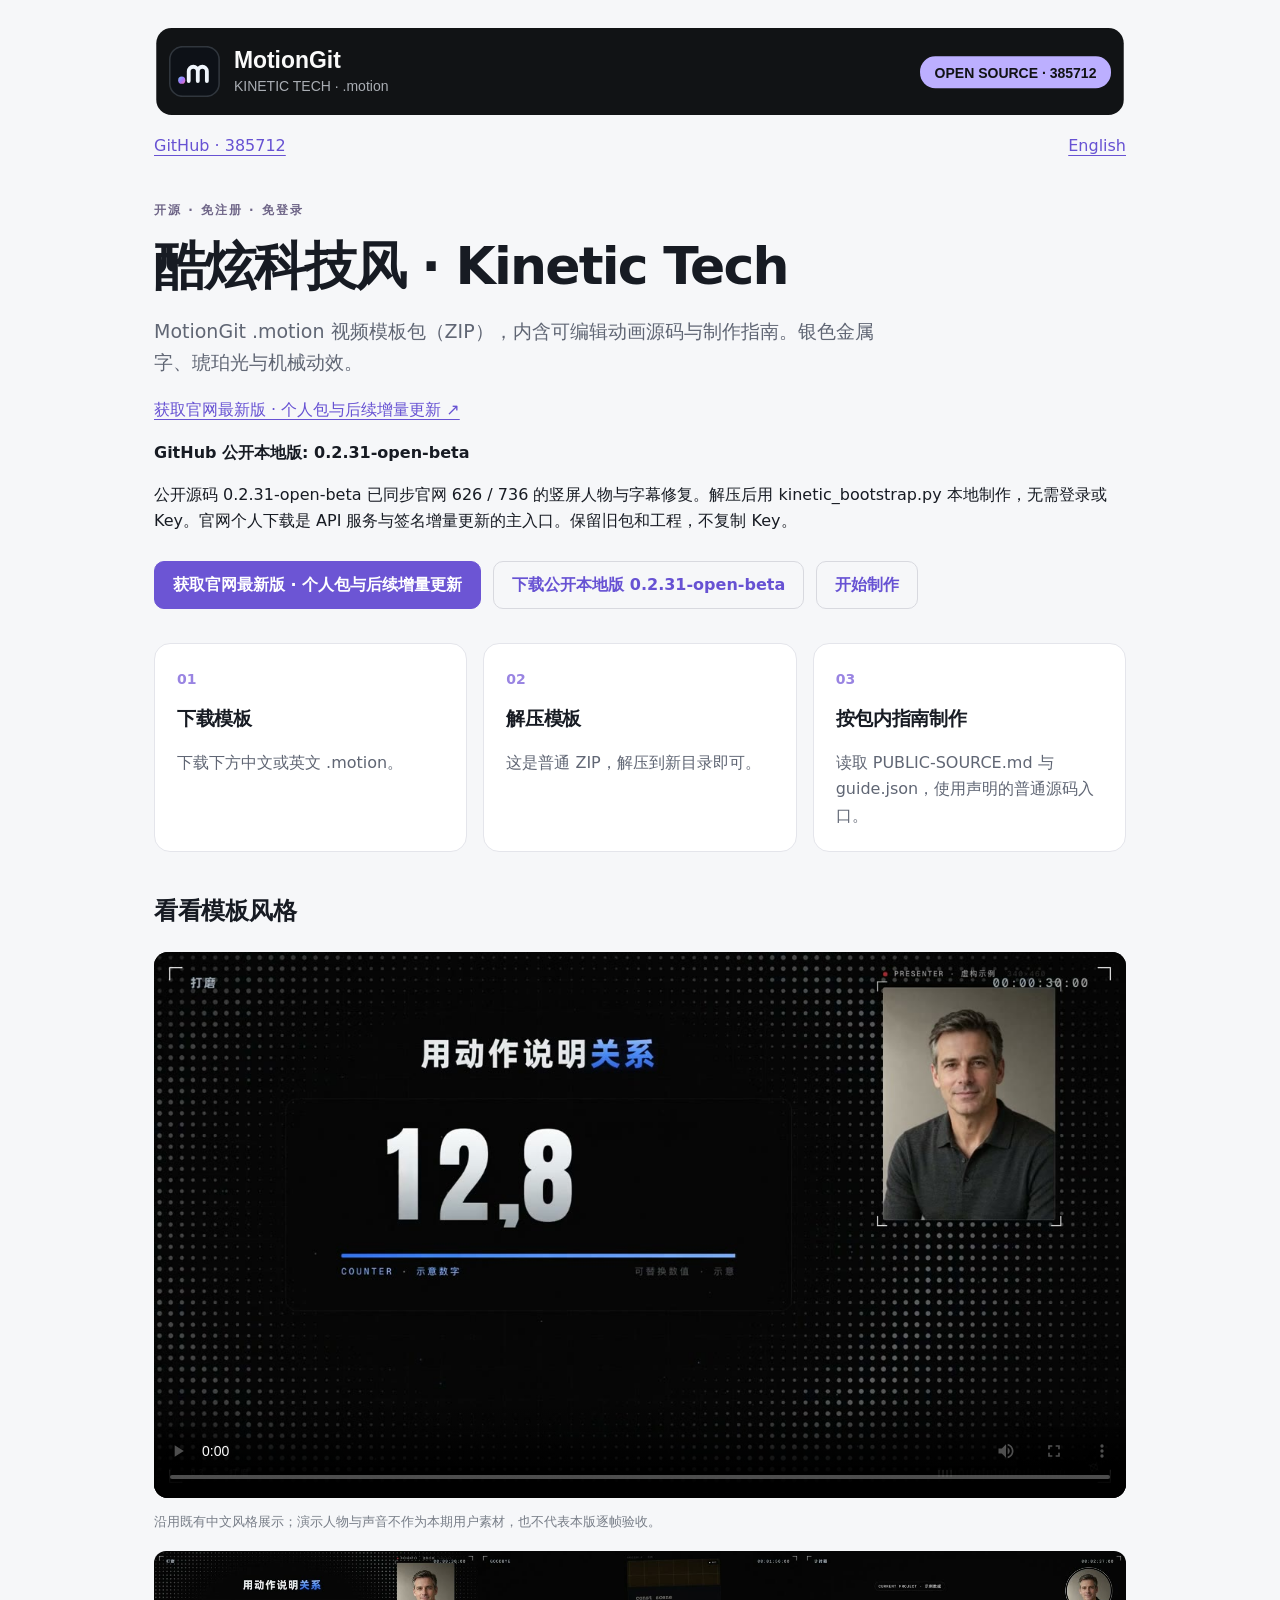
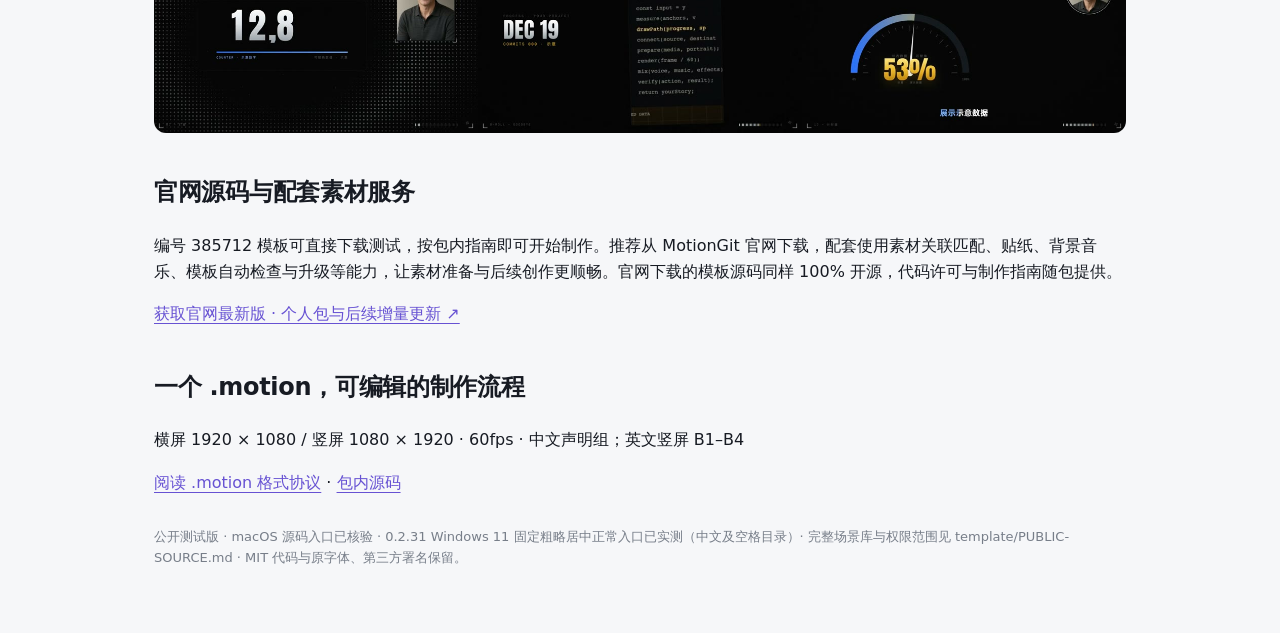
<file: index.html>
<!doctype html><html lang="zh"><head><meta charset="utf-8"><meta name="viewport" content="width=device-width,initial-scale=1"><title>酷炫科技风 · Kinetic Tech · MotionGit</title><style>
:root{color-scheme:light dark}*{box-sizing:border-box}body{margin:0;background:#f6f7f9;color:#171b23;font:16px/1.65 system-ui,sans-serif}main{max-width:1020px;margin:auto;padding:28px 24px 64px}header img{width:100%;display:block}nav{display:flex;justify-content:space-between;margin:18px 0 42px}a{color:#6752d3;text-underline-offset:4px}h1{font-size:clamp(32px,5vw,52px);line-height:1.15;letter-spacing:-1.8px;margin:16px 0}.eyebrow{font-size:12px;letter-spacing:2px;color:#6f6688;font-weight:700}.lead{max-width:720px;color:#606674;font-size:19px}.actions{display:flex;gap:12px;flex-wrap:wrap;margin:26px 0 34px}.button{border:1px solid #d8d9df;border-radius:10px;padding:10px 18px;text-decoration:none;font-weight:650}.primary{background:#6c55d4;color:white;border-color:#6c55d4}.steps{display:grid;grid-template-columns:repeat(3,1fr);gap:16px}article,.note{background:white;border:1px solid #e4e5eb;border-radius:16px;padding:22px}article span{color:#9984e2;font:700 14px system-ui}article h2{font-size:19px;margin:10px 0}article p,.note p{color:#606674;margin-bottom:0}video{width:100%;aspect-ratio:16/9;object-fit:contain;border-radius:14px;background:#111;display:block}.composition{width:100%;border-radius:12px;display:block;margin:18px 0}section{margin-top:40px}h2{letter-spacing:-.3px}.caption{font-size:13px;color:#787e88}.note{margin-top:30px}footer{margin-top:30px;font-size:13px;color:#777e89}@media(max-width:700px){main{padding:16px 16px 40px}.steps{grid-template-columns:1fr}nav{margin-bottom:28px}}@media(prefers-color-scheme:dark){body{background:#0f1217;color:#f0f1f4}article,.note{background:#181c24;border-color:#2b303c}.lead,article p,.note p{color:#b0b5c2}a{color:#b9a6ff}.button{border-color:#383e4c}}
</style></head><body><main><header><img src="assets/hero.svg" alt="MotionGit · Kinetic Tech"></header><nav><a href="https://github.com/motiontemplates/385712">GitHub · 385712</a><a href="en.html">English</a></nav><div class="eyebrow">开源 · 免注册 · 免登录</div><h1>酷炫科技风 · Kinetic Tech</h1><p class="lead">MotionGit .motion 视频模板包（ZIP），内含可编辑动画源码与制作指南。银色金属字、琥珀光与机械动效。</p><p><a href="https://motiongit.com/@adunext/385712">获取官网最新版 · 个人包与后续增量更新 ↗</a></p><p><strong>GitHub 公开本地版: 0.2.31-open-beta</strong></p><p>公开源码 0.2.31-open-beta 已同步官网 626 / 736 的竖屏人物与字幕修复。解压后用 kinetic_bootstrap.py 本地制作，无需登录或 Key。官网个人下载是 API 服务与签名增量更新的主入口。保留旧包和工程，不复制 Key。</p><div class="actions"><a class="button primary" href="https://motiongit.com/@adunext/385712">获取官网最新版 · 个人包与后续增量更新</a><a class="button" href="https://motiontemplates.github.io/385712/downloads/kinetic-tech-zh.motion">下载公开本地版 0.2.31-open-beta</a><a class="button" href="https://github.com/motiontemplates/385712#开始制作">开始制作</a></div><div class="steps"><article><span>01</span><h2>下载模板</h2><p>下载下方中文或英文 .motion。</p></article><article><span>02</span><h2>解压模板</h2><p>这是普通 ZIP，解压到新目录即可。</p></article><article><span>03</span><h2>按包内指南制作</h2><p>读取 PUBLIC-SOURCE.md 与 guide.json，使用声明的普通源码入口。</p></article></div><section id="demo"><h2>看看模板风格</h2><video controls preload="metadata" poster="assets/poster.jpg" src="assets/demo.mp4"></video><p class="caption">沿用既有中文风格展示；演示人物与声音不作为本期用户素材，也不代表本版逐帧验收。</p><img class="composition" src="assets/compositions.jpg" alt="Kinetic Tech compositions"></section><section><h2>官网源码与配套素材服务</h2><p>编号 385712 模板可直接下载测试，按包内指南即可开始制作。推荐从 MotionGit 官网下载，配套使用素材关联匹配、贴纸、背景音乐、模板自动检查与升级等能力，让素材准备与后续创作更顺畅。官网下载的模板源码同样 100% 开源，代码许可与制作指南随包提供。</p><p><a href="https://motiongit.com/@adunext/385712">获取官网最新版 · 个人包与后续增量更新 ↗</a></p></section><section><h2>一个 .motion，可编辑的制作流程</h2><p>横屏 1920 × 1080 / 竖屏 1080 × 1920 · 60fps · 中文声明组；英文竖屏 B1–B4</p><a href="https://motiongit.com/spec">阅读 .motion 格式协议</a> · <a href="https://github.com/motiontemplates/385712/tree/main/template">包内源码</a></section><footer>公开测试版 · macOS 源码入口已核验 · 0.2.31 Windows 11 固定粗略居中正常入口已实测（中文及空格目录）· 完整场景库与权限范围见 template/PUBLIC-SOURCE.md · MIT 代码与原字体、第三方署名保留。</footer></main></body></html>
</file>
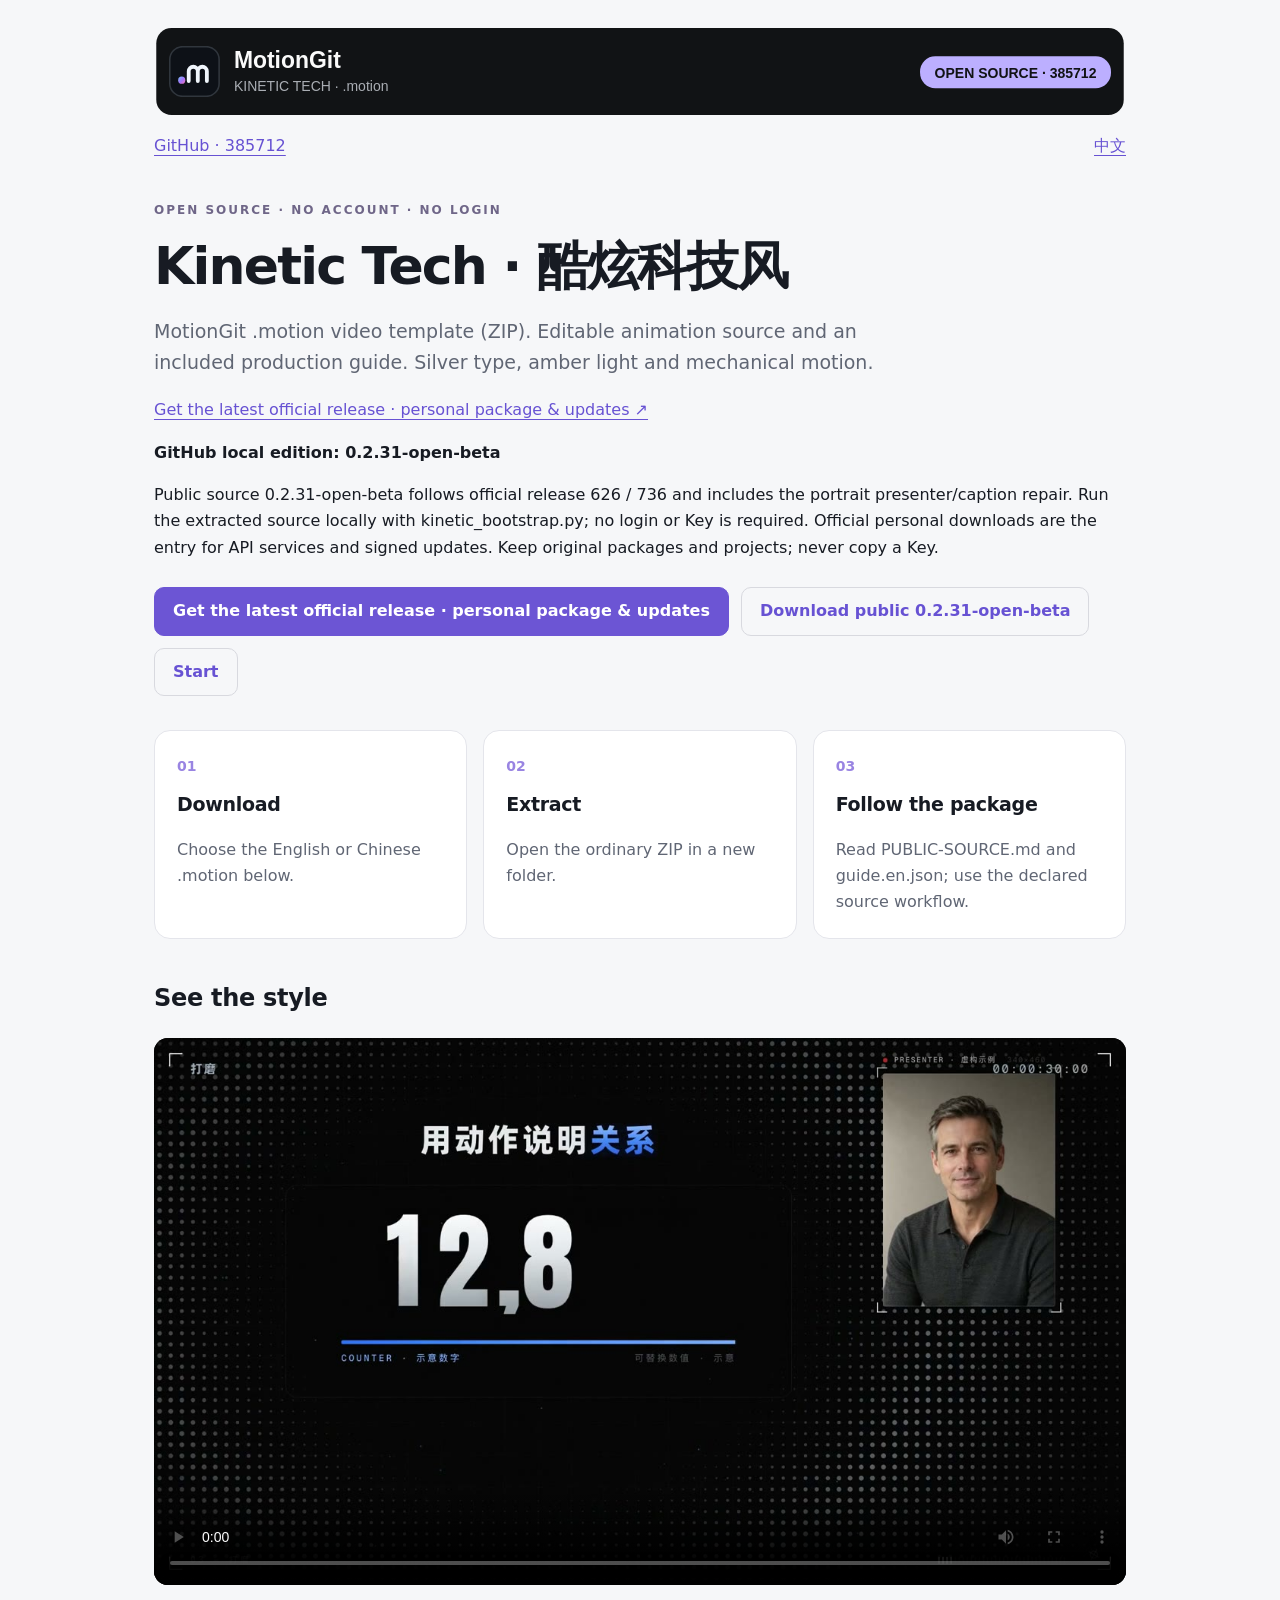
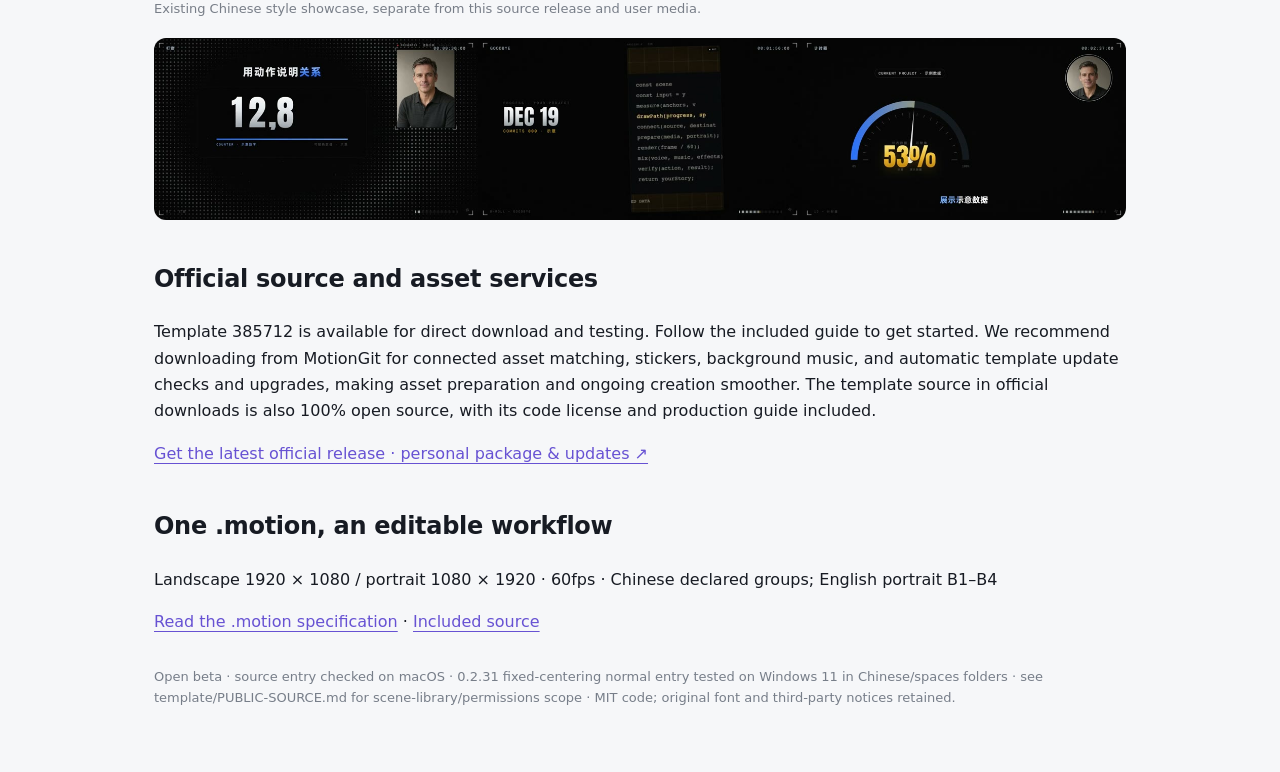
<file: en.html>
<!doctype html><html lang="en"><head><meta charset="utf-8"><meta name="viewport" content="width=device-width,initial-scale=1"><title>Kinetic Tech · 酷炫科技风 · MotionGit</title><style>
:root{color-scheme:light dark}*{box-sizing:border-box}body{margin:0;background:#f6f7f9;color:#171b23;font:16px/1.65 system-ui,sans-serif}main{max-width:1020px;margin:auto;padding:28px 24px 64px}header img{width:100%;display:block}nav{display:flex;justify-content:space-between;margin:18px 0 42px}a{color:#6752d3;text-underline-offset:4px}h1{font-size:clamp(32px,5vw,52px);line-height:1.15;letter-spacing:-1.8px;margin:16px 0}.eyebrow{font-size:12px;letter-spacing:2px;color:#6f6688;font-weight:700}.lead{max-width:720px;color:#606674;font-size:19px}.actions{display:flex;gap:12px;flex-wrap:wrap;margin:26px 0 34px}.button{border:1px solid #d8d9df;border-radius:10px;padding:10px 18px;text-decoration:none;font-weight:650}.primary{background:#6c55d4;color:white;border-color:#6c55d4}.steps{display:grid;grid-template-columns:repeat(3,1fr);gap:16px}article,.note{background:white;border:1px solid #e4e5eb;border-radius:16px;padding:22px}article span{color:#9984e2;font:700 14px system-ui}article h2{font-size:19px;margin:10px 0}article p,.note p{color:#606674;margin-bottom:0}video{width:100%;aspect-ratio:16/9;object-fit:contain;border-radius:14px;background:#111;display:block}.composition{width:100%;border-radius:12px;display:block;margin:18px 0}section{margin-top:40px}h2{letter-spacing:-.3px}.caption{font-size:13px;color:#787e88}.note{margin-top:30px}footer{margin-top:30px;font-size:13px;color:#777e89}@media(max-width:700px){main{padding:16px 16px 40px}.steps{grid-template-columns:1fr}nav{margin-bottom:28px}}@media(prefers-color-scheme:dark){body{background:#0f1217;color:#f0f1f4}article,.note{background:#181c24;border-color:#2b303c}.lead,article p,.note p{color:#b0b5c2}a{color:#b9a6ff}.button{border-color:#383e4c}}
</style></head><body><main><header><img src="assets/hero.svg" alt="MotionGit · Kinetic Tech"></header><nav><a href="https://github.com/motiontemplates/385712">GitHub · 385712</a><a href="index.html">中文</a></nav><div class="eyebrow">OPEN SOURCE · NO ACCOUNT · NO LOGIN</div><h1>Kinetic Tech · 酷炫科技风</h1><p class="lead">MotionGit .motion video template (ZIP). Editable animation source and an included production guide. Silver type, amber light and mechanical motion.</p><p><a href="https://motiongit.com/@adunext/385712">Get the latest official release · personal package & updates ↗</a></p><p><strong>GitHub local edition: 0.2.31-open-beta</strong></p><p>Public source 0.2.31-open-beta follows official release 626 / 736 and includes the portrait presenter/caption repair. Run the extracted source locally with kinetic_bootstrap.py; no login or Key is required. Official personal downloads are the entry for API services and signed updates. Keep original packages and projects; never copy a Key.</p><div class="actions"><a class="button primary" href="https://motiongit.com/@adunext/385712">Get the latest official release · personal package & updates</a><a class="button" href="https://motiontemplates.github.io/385712/downloads/kinetic-tech-en.motion">Download public 0.2.31-open-beta</a><a class="button" href="https://github.com/motiontemplates/385712/blob/main/README.en.md#start">Start</a></div><div class="steps"><article><span>01</span><h2>Download</h2><p>Choose the English or Chinese .motion below.</p></article><article><span>02</span><h2>Extract</h2><p>Open the ordinary ZIP in a new folder.</p></article><article><span>03</span><h2>Follow the package</h2><p>Read PUBLIC-SOURCE.md and guide.en.json; use the declared source workflow.</p></article></div><section id="demo"><h2>See the style</h2><video controls preload="metadata" poster="assets/poster.jpg" src="assets/demo.mp4"></video><p class="caption">Existing Chinese style showcase, separate from this source release and user media.</p><img class="composition" src="assets/compositions.jpg" alt="Kinetic Tech compositions"></section><section><h2>Official source and asset services</h2><p>Template 385712 is available for direct download and testing. Follow the included guide to get started. We recommend downloading from MotionGit for connected asset matching, stickers, background music, and automatic template update checks and upgrades, making asset preparation and ongoing creation smoother. The template source in official downloads is also 100% open source, with its code license and production guide included.</p><p><a href="https://motiongit.com/@adunext/385712">Get the latest official release · personal package & updates ↗</a></p></section><section><h2>One .motion, an editable workflow</h2><p>Landscape 1920 × 1080 / portrait 1080 × 1920 · 60fps · Chinese declared groups; English portrait B1–B4</p><a href="https://motiongit.com/spec">Read the .motion specification</a> · <a href="https://github.com/motiontemplates/385712/tree/main/template">Included source</a></section><footer>Open beta · source entry checked on macOS · 0.2.31 fixed-centering normal entry tested on Windows 11 in Chinese/spaces folders · see template/PUBLIC-SOURCE.md for scene-library/permissions scope · MIT code; original font and third-party notices retained.</footer></main></body></html>
</file>
